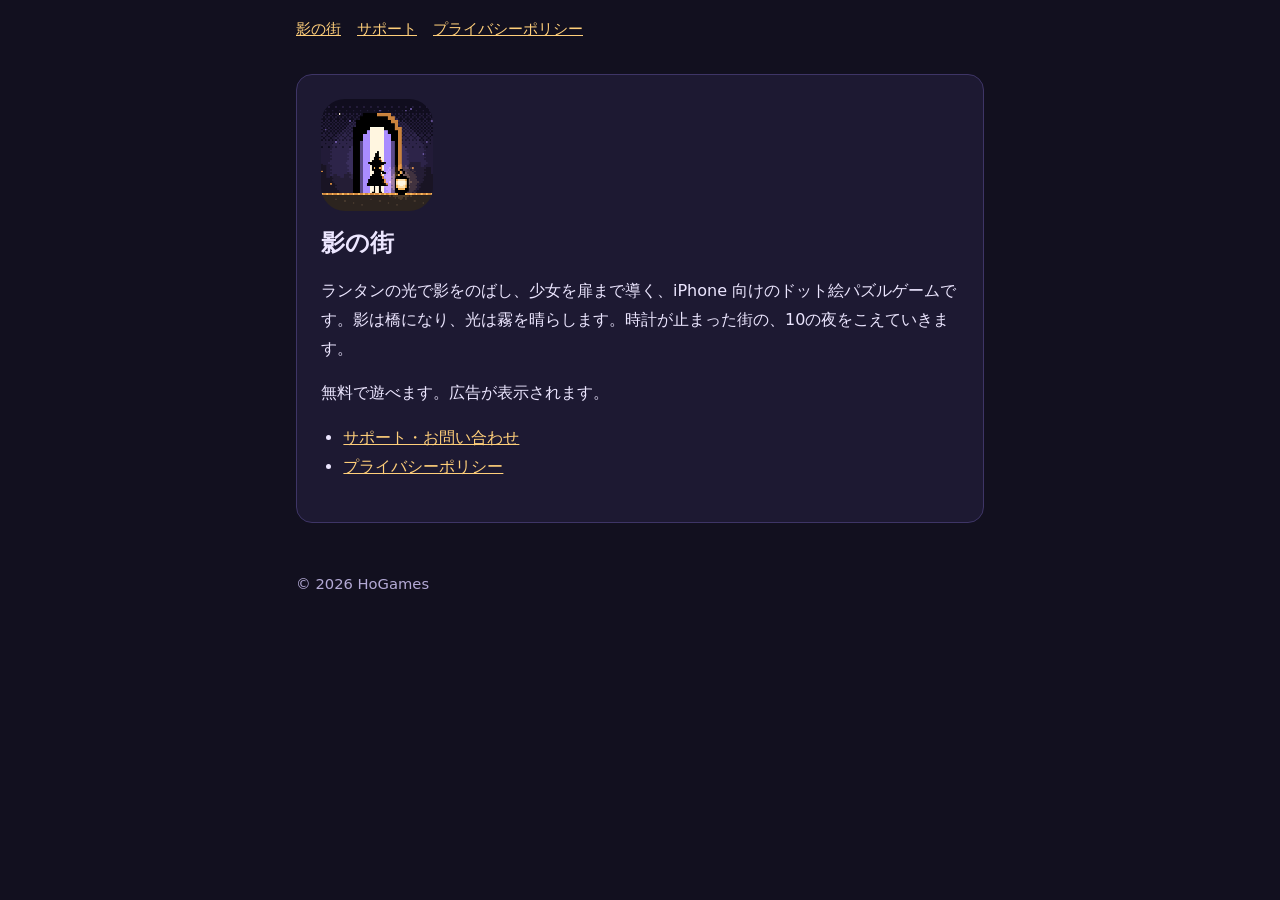
<file: townofshadows/index.html>
<!DOCTYPE html>
<html lang="ja">
<head>
<meta charset="utf-8">
<meta name="viewport" content="width=device-width, initial-scale=1">
<title>影の街</title>
<link rel="icon" href="icon.png">
<link rel="stylesheet" href="style.css">
</head>
<body>
<nav><a href="index.html">影の街</a><a href="support.html">サポート</a><a href="privacy.html">プライバシーポリシー</a></nav>
<main><article>
<img class="icon" src="icon.png" alt="影の街のアイコン">
<h1>影の街</h1>
<p>ランタンの光で影をのばし、少女を扉まで導く、iPhone 向けのドット絵パズルゲームです。影は橋になり、光は霧を晴らします。時計が止まった街の、10の夜をこえていきます。</p>
<p>無料で遊べます。広告が表示されます。</p>
<ul>
<li><a href="support.html">サポート・お問い合わせ</a></li>
<li><a href="privacy.html">プライバシーポリシー</a></li>
</ul>
</article></main>
<footer>© 2026 HoGames</footer>
</body>
</html>
</file>
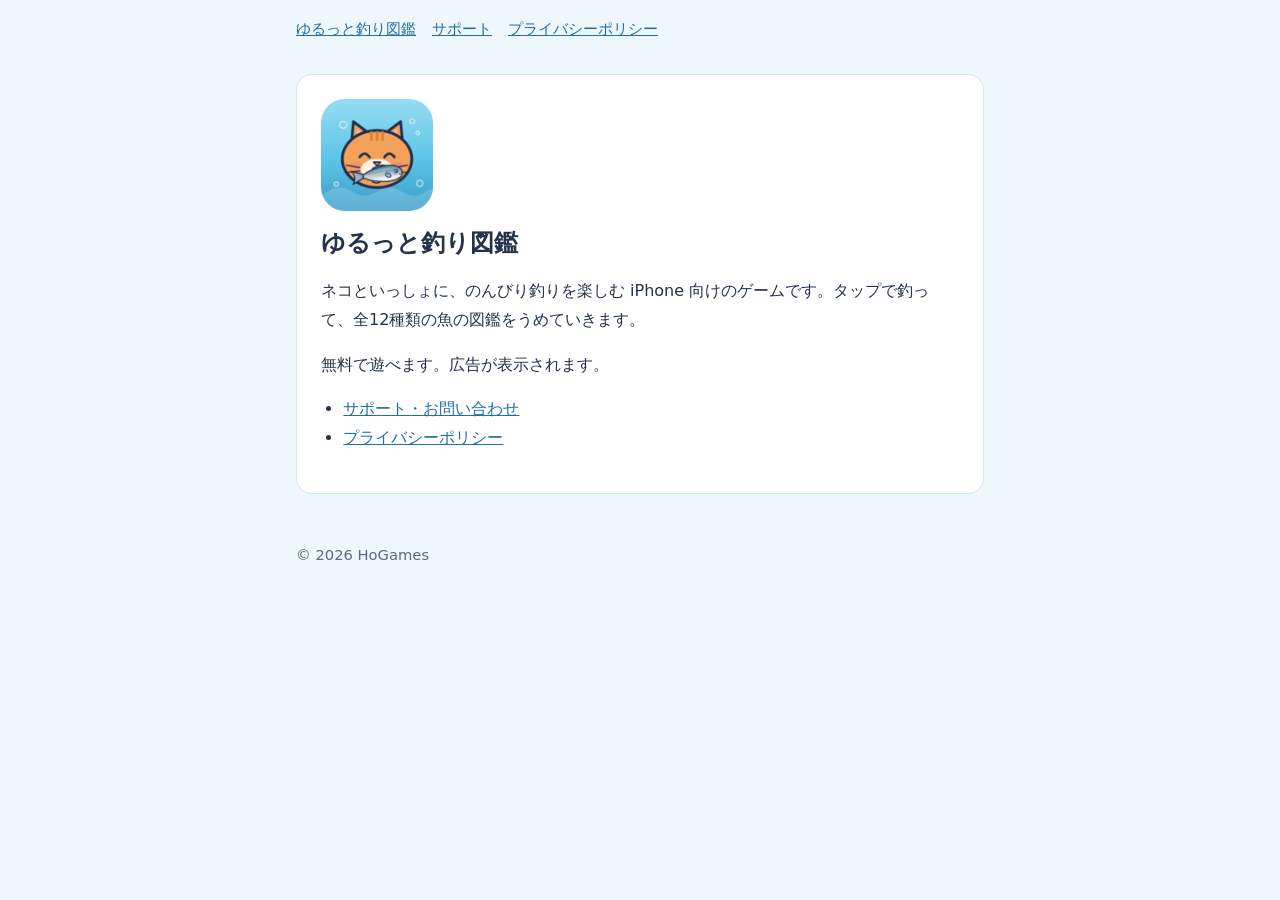
<file: yurufishdex/index.html>
<!DOCTYPE html>
<html lang="ja">
<head>
<meta charset="utf-8">
<meta name="viewport" content="width=device-width, initial-scale=1">
<title>ゆるっと釣り図鑑</title>
<link rel="icon" href="icon.png">
<link rel="stylesheet" href="style.css">
</head>
<body>
<nav><a href="index.html">ゆるっと釣り図鑑</a><a href="support.html">サポート</a><a href="privacy.html">プライバシーポリシー</a></nav>
<main><article>
<img class="icon" src="icon.png" alt="ゆるっと釣り図鑑のアイコン">
<h1>ゆるっと釣り図鑑</h1>
<p>ネコといっしょに、のんびり釣りを楽しむ iPhone 向けのゲームです。タップで釣って、全12種類の魚の図鑑をうめていきます。</p>
<p>無料で遊べます。広告が表示されます。</p>
<ul>
<li><a href="support.html">サポート・お問い合わせ</a></li>
<li><a href="privacy.html">プライバシーポリシー</a></li>
</ul>
</article></main>
<footer>© 2026 HoGames</footer>
</body>
</html>
</file>
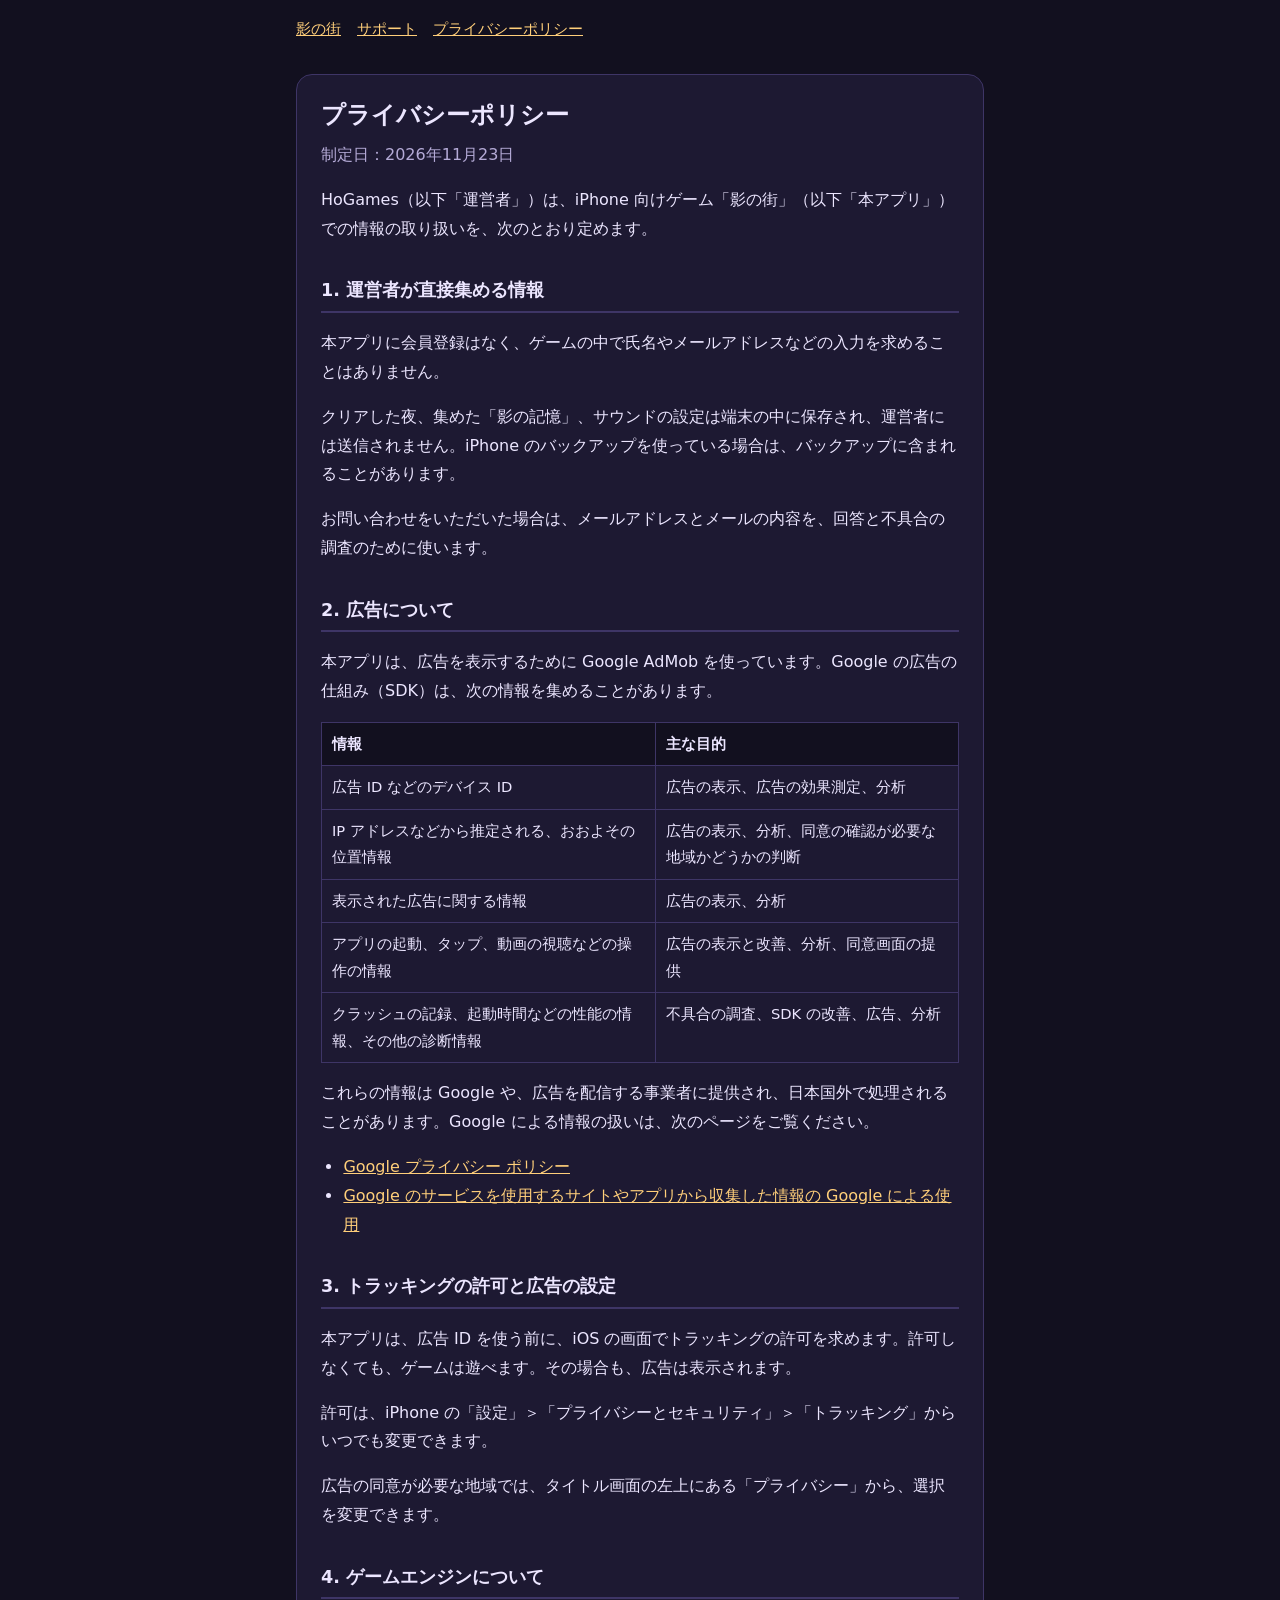
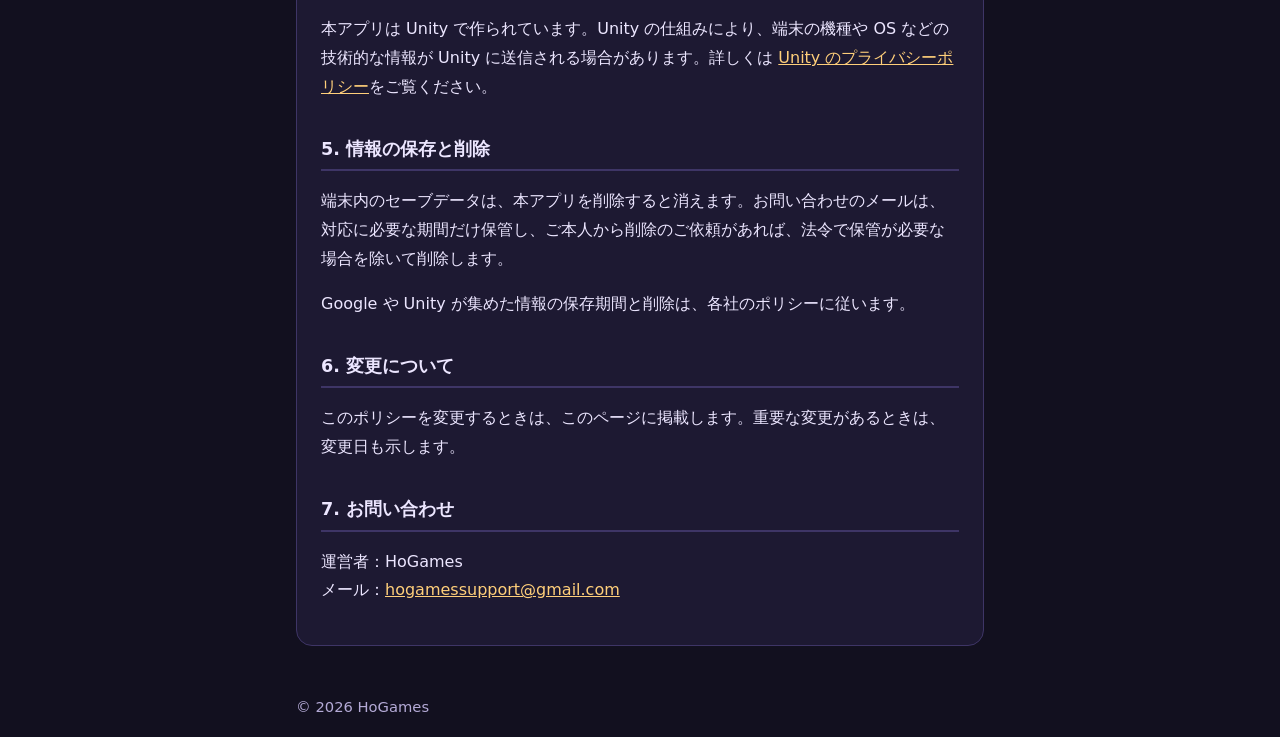
<file: townofshadows/privacy.html>
<!DOCTYPE html>
<html lang="ja">
<head>
<meta charset="utf-8">
<meta name="viewport" content="width=device-width, initial-scale=1">
<title>プライバシーポリシー | 影の街</title>
<link rel="icon" href="icon.png">
<link rel="stylesheet" href="style.css">
</head>
<body>
<nav><a href="index.html">影の街</a><a href="support.html">サポート</a><a href="privacy.html">プライバシーポリシー</a></nav>
<main><article>
<h1>プライバシーポリシー</h1>
<p class="date">制定日：2026年11月23日</p>
<p>HoGames（以下「運営者」）は、iPhone 向けゲーム「影の街」（以下「本アプリ」）での情報の取り扱いを、次のとおり定めます。</p>

<h2>1. 運営者が直接集める情報</h2>
<p>本アプリに会員登録はなく、ゲームの中で氏名やメールアドレスなどの入力を求めることはありません。</p>
<p>クリアした夜、集めた「影の記憶」、サウンドの設定は端末の中に保存され、運営者には送信されません。iPhone のバックアップを使っている場合は、バックアップに含まれることがあります。</p>
<p>お問い合わせをいただいた場合は、メールアドレスとメールの内容を、回答と不具合の調査のために使います。</p>

<h2>2. 広告について</h2>
<p>本アプリは、広告を表示するために Google AdMob を使っています。Google の広告の仕組み（SDK）は、次の情報を集めることがあります。</p>
<table>
<thead><tr><th>情報</th><th>主な目的</th></tr></thead>
<tbody>
<tr><td>広告 ID などのデバイス ID</td><td>広告の表示、広告の効果測定、分析</td></tr>
<tr><td>IP アドレスなどから推定される、おおよその位置情報</td><td>広告の表示、分析、同意の確認が必要な地域かどうかの判断</td></tr>
<tr><td>表示された広告に関する情報</td><td>広告の表示、分析</td></tr>
<tr><td>アプリの起動、タップ、動画の視聴などの操作の情報</td><td>広告の表示と改善、分析、同意画面の提供</td></tr>
<tr><td>クラッシュの記録、起動時間などの性能の情報、その他の診断情報</td><td>不具合の調査、SDK の改善、広告、分析</td></tr>
</tbody>
</table>
<p>これらの情報は Google や、広告を配信する事業者に提供され、日本国外で処理されることがあります。Google による情報の扱いは、次のページをご覧ください。</p>
<ul>
<li><a href="https://policies.google.com/privacy?hl=ja">Google プライバシー ポリシー</a></li>
<li><a href="https://policies.google.com/technologies/partner-sites?hl=ja">Google のサービスを使用するサイトやアプリから収集した情報の Google による使用</a></li>
</ul>

<h2>3. トラッキングの許可と広告の設定</h2>
<p>本アプリは、広告 ID を使う前に、iOS の画面でトラッキングの許可を求めます。許可しなくても、ゲームは遊べます。その場合も、広告は表示されます。</p>
<p>許可は、iPhone の「設定」＞「プライバシーとセキュリティ」＞「トラッキング」からいつでも変更できます。</p>
<p>広告の同意が必要な地域では、タイトル画面の左上にある「プライバシー」から、選択を変更できます。</p>

<h2>4. ゲームエンジンについて</h2>
<p>本アプリは Unity で作られています。Unity の仕組みにより、端末の機種や OS などの技術的な情報が Unity に送信される場合があります。詳しくは <a href="https://unity.com/legal/game-player-and-app-user-privacy-policy">Unity のプライバシーポリシー</a>をご覧ください。</p>

<h2>5. 情報の保存と削除</h2>
<p>端末内のセーブデータは、本アプリを削除すると消えます。お問い合わせのメールは、対応に必要な期間だけ保管し、ご本人から削除のご依頼があれば、法令で保管が必要な場合を除いて削除します。</p>
<p>Google や Unity が集めた情報の保存期間と削除は、各社のポリシーに従います。</p>

<h2>6. 変更について</h2>
<p>このポリシーを変更するときは、このページに掲載します。重要な変更があるときは、変更日も示します。</p>

<h2>7. お問い合わせ</h2>
<p>運営者：HoGames<br>メール：<a href="mailto:hogamessupport@gmail.com">hogamessupport@gmail.com</a></p>
</article></main>
<footer>© 2026 HoGames</footer>
</body>
</html>
</file>
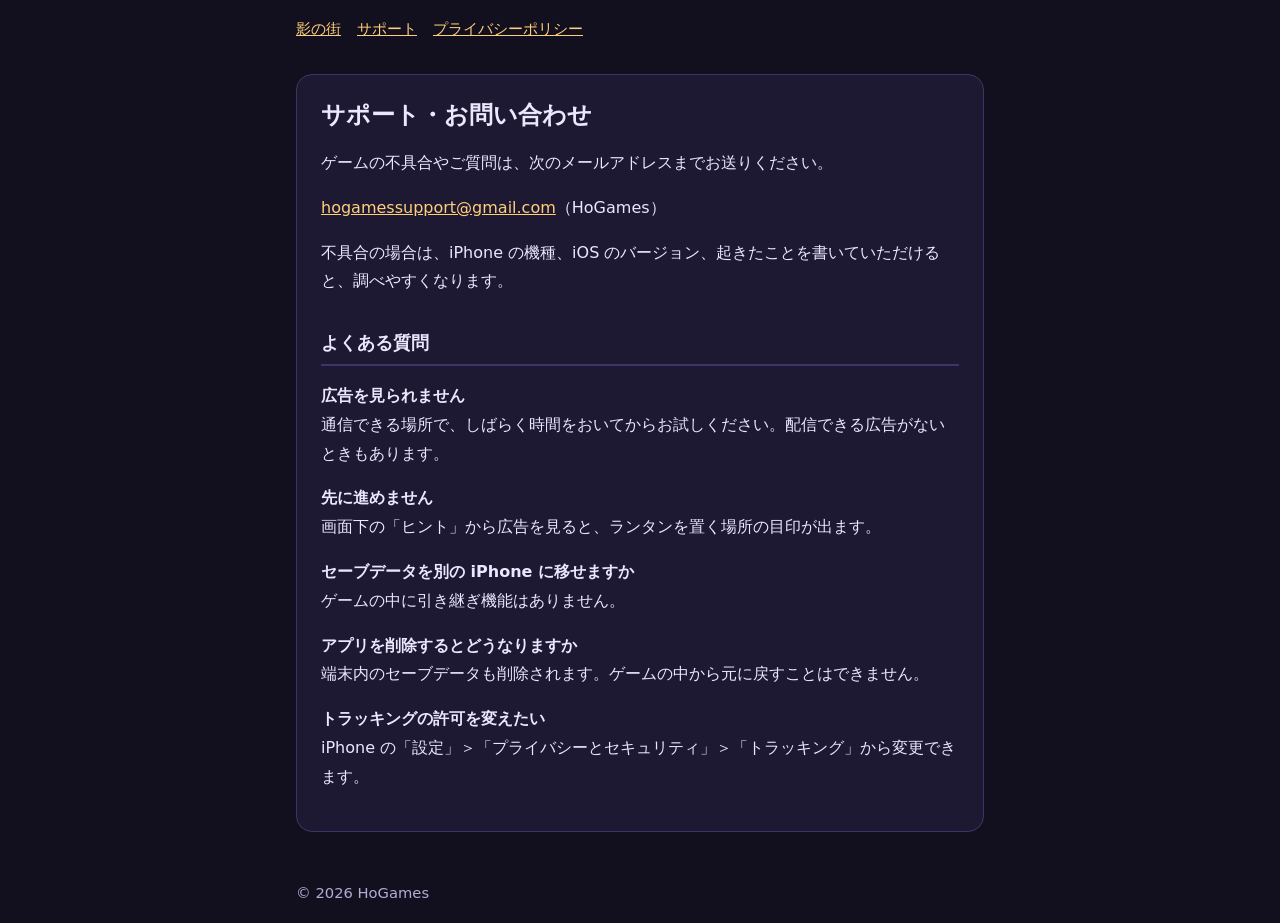
<file: townofshadows/support.html>
<!DOCTYPE html>
<html lang="ja">
<head>
<meta charset="utf-8">
<meta name="viewport" content="width=device-width, initial-scale=1">
<title>サポート | 影の街</title>
<link rel="icon" href="icon.png">
<link rel="stylesheet" href="style.css">
</head>
<body>
<nav><a href="index.html">影の街</a><a href="support.html">サポート</a><a href="privacy.html">プライバシーポリシー</a></nav>
<main><article>
<h1>サポート・お問い合わせ</h1>
<p>ゲームの不具合やご質問は、次のメールアドレスまでお送りください。</p>
<p><a href="mailto:hogamessupport@gmail.com">hogamessupport@gmail.com</a>（HoGames）</p>
<p>不具合の場合は、iPhone の機種、iOS のバージョン、起きたことを書いていただけると、調べやすくなります。</p>
<h2>よくある質問</h2>
<p><strong>広告を見られません</strong><br>通信できる場所で、しばらく時間をおいてからお試しください。配信できる広告がないときもあります。</p>
<p><strong>先に進めません</strong><br>画面下の「ヒント」から広告を見ると、ランタンを置く場所の目印が出ます。</p>
<p><strong>セーブデータを別の iPhone に移せますか</strong><br>ゲームの中に引き継ぎ機能はありません。</p>
<p><strong>アプリを削除するとどうなりますか</strong><br>端末内のセーブデータも削除されます。ゲームの中から元に戻すことはできません。</p>
<p><strong>トラッキングの許可を変えたい</strong><br>iPhone の「設定」＞「プライバシーとセキュリティ」＞「トラッキング」から変更できます。</p>
</article></main>
<footer>© 2026 HoGames</footer>
</body>
</html>
</file>
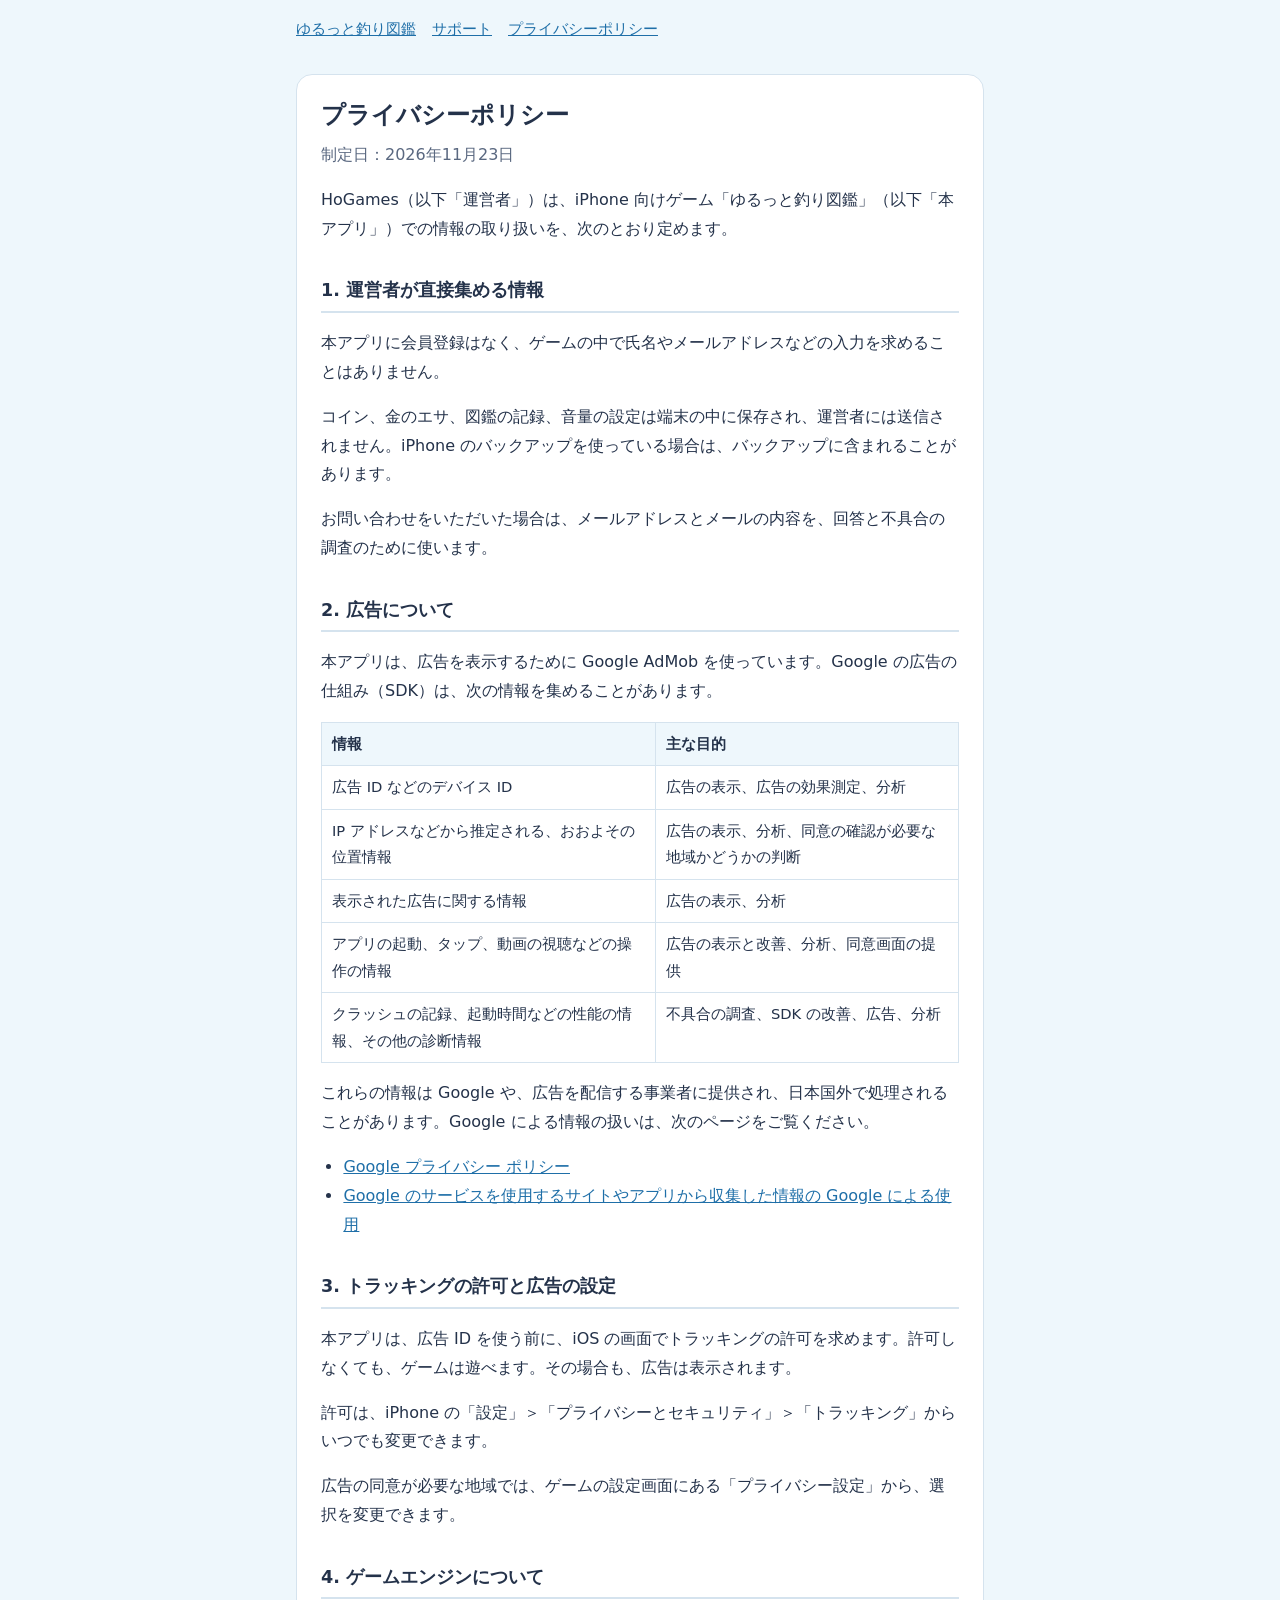
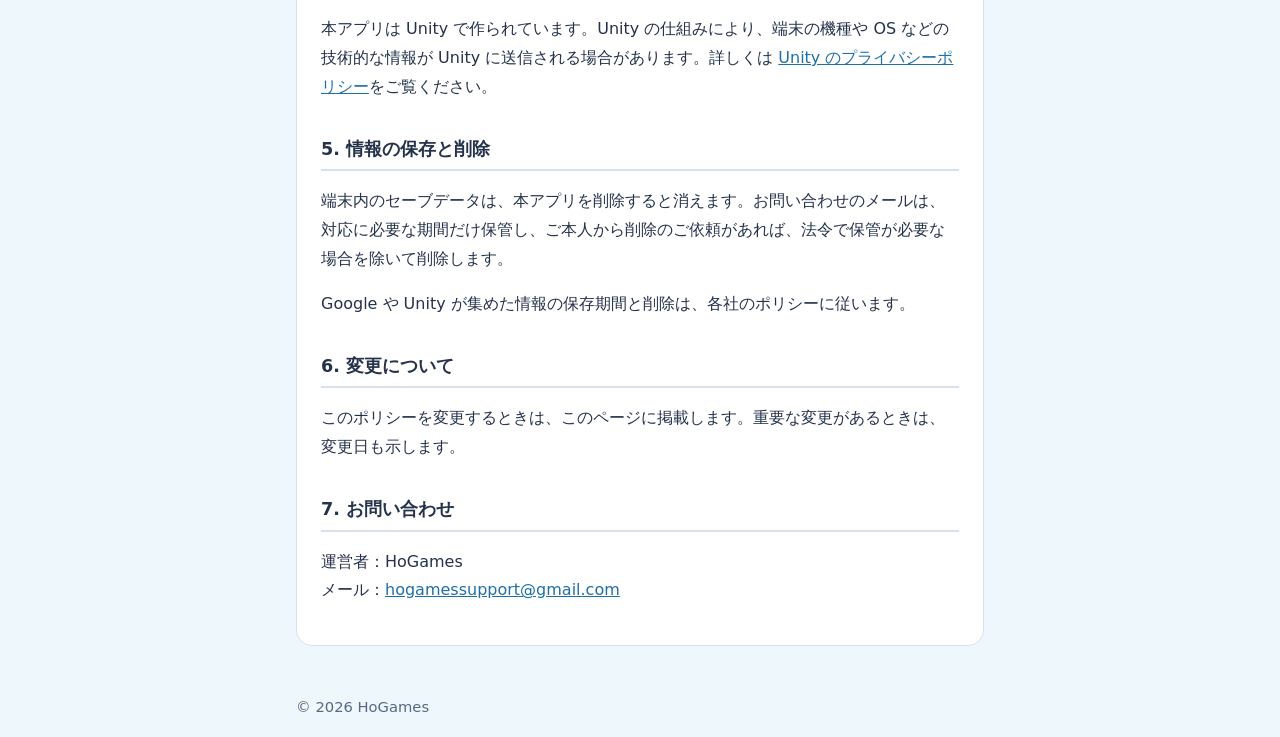
<file: yurufishdex/privacy.html>
<!DOCTYPE html>
<html lang="ja">
<head>
<meta charset="utf-8">
<meta name="viewport" content="width=device-width, initial-scale=1">
<title>プライバシーポリシー | ゆるっと釣り図鑑</title>
<link rel="icon" href="icon.png">
<link rel="stylesheet" href="style.css">
</head>
<body>
<nav><a href="index.html">ゆるっと釣り図鑑</a><a href="support.html">サポート</a><a href="privacy.html">プライバシーポリシー</a></nav>
<main><article>
<h1>プライバシーポリシー</h1>
<p class="date">制定日：2026年11月23日</p>
<p>HoGames（以下「運営者」）は、iPhone 向けゲーム「ゆるっと釣り図鑑」（以下「本アプリ」）での情報の取り扱いを、次のとおり定めます。</p>

<h2>1. 運営者が直接集める情報</h2>
<p>本アプリに会員登録はなく、ゲームの中で氏名やメールアドレスなどの入力を求めることはありません。</p>
<p>コイン、金のエサ、図鑑の記録、音量の設定は端末の中に保存され、運営者には送信されません。iPhone のバックアップを使っている場合は、バックアップに含まれることがあります。</p>
<p>お問い合わせをいただいた場合は、メールアドレスとメールの内容を、回答と不具合の調査のために使います。</p>

<h2>2. 広告について</h2>
<p>本アプリは、広告を表示するために Google AdMob を使っています。Google の広告の仕組み（SDK）は、次の情報を集めることがあります。</p>
<table>
<thead><tr><th>情報</th><th>主な目的</th></tr></thead>
<tbody>
<tr><td>広告 ID などのデバイス ID</td><td>広告の表示、広告の効果測定、分析</td></tr>
<tr><td>IP アドレスなどから推定される、おおよその位置情報</td><td>広告の表示、分析、同意の確認が必要な地域かどうかの判断</td></tr>
<tr><td>表示された広告に関する情報</td><td>広告の表示、分析</td></tr>
<tr><td>アプリの起動、タップ、動画の視聴などの操作の情報</td><td>広告の表示と改善、分析、同意画面の提供</td></tr>
<tr><td>クラッシュの記録、起動時間などの性能の情報、その他の診断情報</td><td>不具合の調査、SDK の改善、広告、分析</td></tr>
</tbody>
</table>
<p>これらの情報は Google や、広告を配信する事業者に提供され、日本国外で処理されることがあります。Google による情報の扱いは、次のページをご覧ください。</p>
<ul>
<li><a href="https://policies.google.com/privacy?hl=ja">Google プライバシー ポリシー</a></li>
<li><a href="https://policies.google.com/technologies/partner-sites?hl=ja">Google のサービスを使用するサイトやアプリから収集した情報の Google による使用</a></li>
</ul>

<h2>3. トラッキングの許可と広告の設定</h2>
<p>本アプリは、広告 ID を使う前に、iOS の画面でトラッキングの許可を求めます。許可しなくても、ゲームは遊べます。その場合も、広告は表示されます。</p>
<p>許可は、iPhone の「設定」＞「プライバシーとセキュリティ」＞「トラッキング」からいつでも変更できます。</p>
<p>広告の同意が必要な地域では、ゲームの設定画面にある「プライバシー設定」から、選択を変更できます。</p>

<h2>4. ゲームエンジンについて</h2>
<p>本アプリは Unity で作られています。Unity の仕組みにより、端末の機種や OS などの技術的な情報が Unity に送信される場合があります。詳しくは <a href="https://unity.com/legal/game-player-and-app-user-privacy-policy">Unity のプライバシーポリシー</a>をご覧ください。</p>

<h2>5. 情報の保存と削除</h2>
<p>端末内のセーブデータは、本アプリを削除すると消えます。お問い合わせのメールは、対応に必要な期間だけ保管し、ご本人から削除のご依頼があれば、法令で保管が必要な場合を除いて削除します。</p>
<p>Google や Unity が集めた情報の保存期間と削除は、各社のポリシーに従います。</p>

<h2>6. 変更について</h2>
<p>このポリシーを変更するときは、このページに掲載します。重要な変更があるときは、変更日も示します。</p>

<h2>7. お問い合わせ</h2>
<p>運営者：HoGames<br>メール：<a href="mailto:hogamessupport@gmail.com">hogamessupport@gmail.com</a></p>
</article></main>
<footer>© 2026 HoGames</footer>
</body>
</html>
</file>
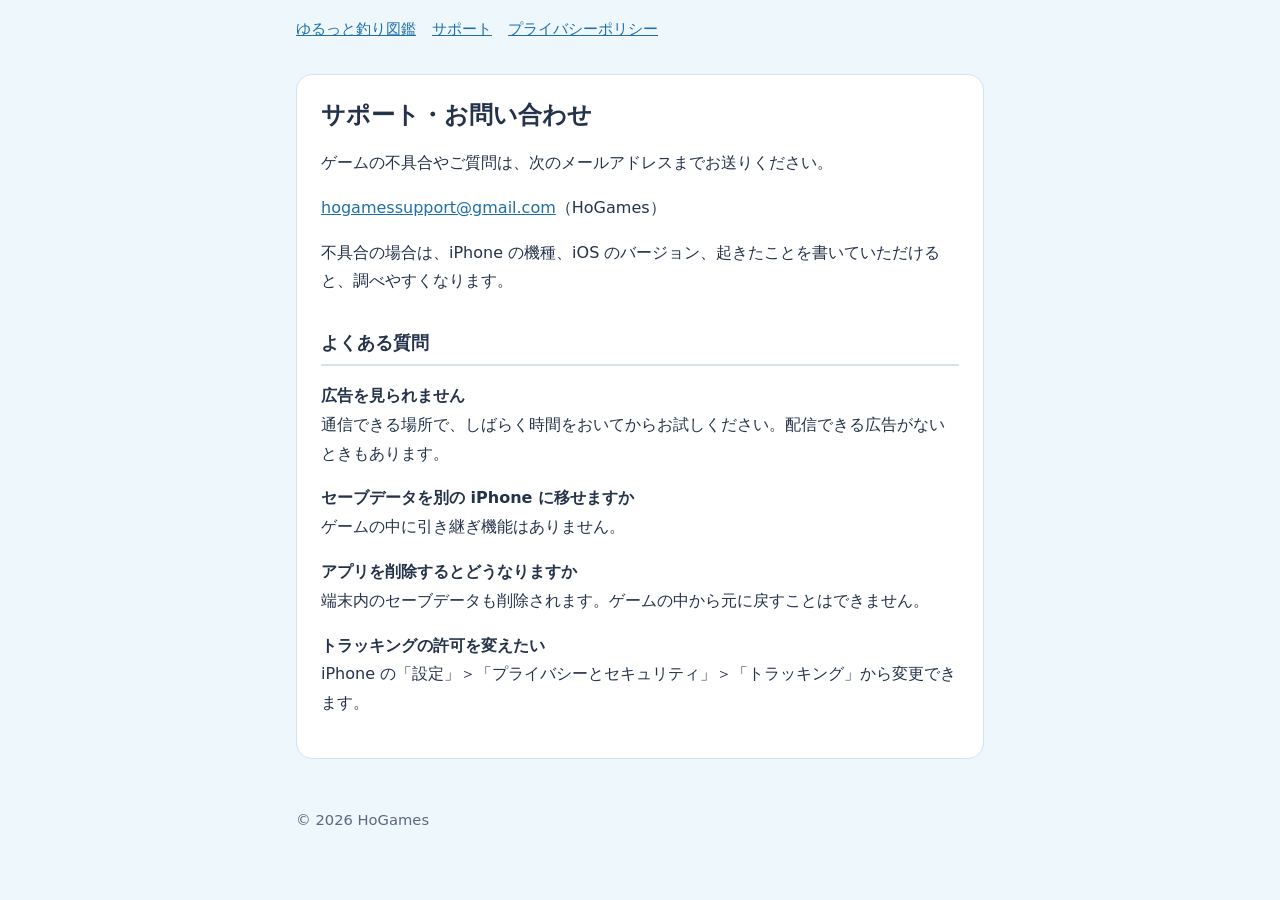
<file: yurufishdex/support.html>
<!DOCTYPE html>
<html lang="ja">
<head>
<meta charset="utf-8">
<meta name="viewport" content="width=device-width, initial-scale=1">
<title>サポート | ゆるっと釣り図鑑</title>
<link rel="icon" href="icon.png">
<link rel="stylesheet" href="style.css">
</head>
<body>
<nav><a href="index.html">ゆるっと釣り図鑑</a><a href="support.html">サポート</a><a href="privacy.html">プライバシーポリシー</a></nav>
<main><article>
<h1>サポート・お問い合わせ</h1>
<p>ゲームの不具合やご質問は、次のメールアドレスまでお送りください。</p>
<p><a href="mailto:hogamessupport@gmail.com">hogamessupport@gmail.com</a>（HoGames）</p>
<p>不具合の場合は、iPhone の機種、iOS のバージョン、起きたことを書いていただけると、調べやすくなります。</p>
<h2>よくある質問</h2>
<p><strong>広告を見られません</strong><br>通信できる場所で、しばらく時間をおいてからお試しください。配信できる広告がないときもあります。</p>
<p><strong>セーブデータを別の iPhone に移せますか</strong><br>ゲームの中に引き継ぎ機能はありません。</p>
<p><strong>アプリを削除するとどうなりますか</strong><br>端末内のセーブデータも削除されます。ゲームの中から元に戻すことはできません。</p>
<p><strong>トラッキングの許可を変えたい</strong><br>iPhone の「設定」＞「プライバシーとセキュリティ」＞「トラッキング」から変更できます。</p>
</article></main>
<footer>© 2026 HoGames</footer>
</body>
</html>
</file>
<file: townofshadows/style.css>
:root { --text: #ece6ff; --sub: #b4aad6; --line: #3e3566; --accent: #ffcf7a; --bg: #12101f; --card: #1d1932; }
* { box-sizing: border-box; }
body { margin: 0; background: var(--bg); color: var(--text); line-height: 1.8; overflow-wrap: anywhere;
  font-family: "Hiragino Sans", "Noto Sans JP", "Yu Gothic", system-ui, sans-serif; }
main { max-width: 720px; margin: 0 auto; padding: 32px 16px 48px; }
article { background: var(--card); border: 1px solid var(--line); border-radius: 16px; padding: 24px; }
h1 { font-size: 1.5rem; line-height: 1.4; margin: 0 0 8px; }
h2 { font-size: 1.1rem; margin: 32px 0 8px; padding-bottom: 4px; border-bottom: 2px solid var(--line); }
a { color: var(--accent); }
ul { padding-left: 1.4em; }
table { width: 100%; border-collapse: collapse; font-size: .92rem; }
th, td { border: 1px solid var(--line); padding: 8px 10px; text-align: left; vertical-align: top; }
th { background: var(--bg); }
.date { color: var(--sub); margin: 0; }
.icon { display: block; width: 112px; height: 112px; border-radius: 24px; margin: 0 0 16px; image-rendering: pixelated; }
nav, footer { max-width: 720px; margin: 0 auto; padding: 16px; font-size: .92rem; }
nav { padding-bottom: 0; }
nav a { margin-right: 16px; }
footer { padding-top: 0; color: var(--sub); }
</file>
<file: yurufishdex/style.css>
:root { --text: #24324a; --sub: #5a6880; --line: #d5e3ee; --accent: #1f6fa8; --bg: #eef7fc; --card: #ffffff; }
* { box-sizing: border-box; }
body { margin: 0; background: var(--bg); color: var(--text); line-height: 1.8; overflow-wrap: anywhere;
  font-family: "Hiragino Sans", "Noto Sans JP", "Yu Gothic", system-ui, sans-serif; }
main { max-width: 720px; margin: 0 auto; padding: 32px 16px 48px; }
article { background: var(--card); border: 1px solid var(--line); border-radius: 16px; padding: 24px; }
h1 { font-size: 1.5rem; line-height: 1.4; margin: 0 0 8px; }
h2 { font-size: 1.1rem; margin: 32px 0 8px; padding-bottom: 4px; border-bottom: 2px solid var(--line); }
a { color: var(--accent); }
ul { padding-left: 1.4em; }
table { width: 100%; border-collapse: collapse; font-size: .92rem; }
th, td { border: 1px solid var(--line); padding: 8px 10px; text-align: left; vertical-align: top; }
th { background: var(--bg); }
.date { color: var(--sub); margin: 0; }
.icon { display: block; width: 112px; height: 112px; border-radius: 24px; margin: 0 0 16px; }
nav, footer { max-width: 720px; margin: 0 auto; padding: 16px; font-size: .92rem; }
nav { padding-bottom: 0; }
nav a { margin-right: 16px; }
footer { padding-top: 0; color: var(--sub); }
</file>
